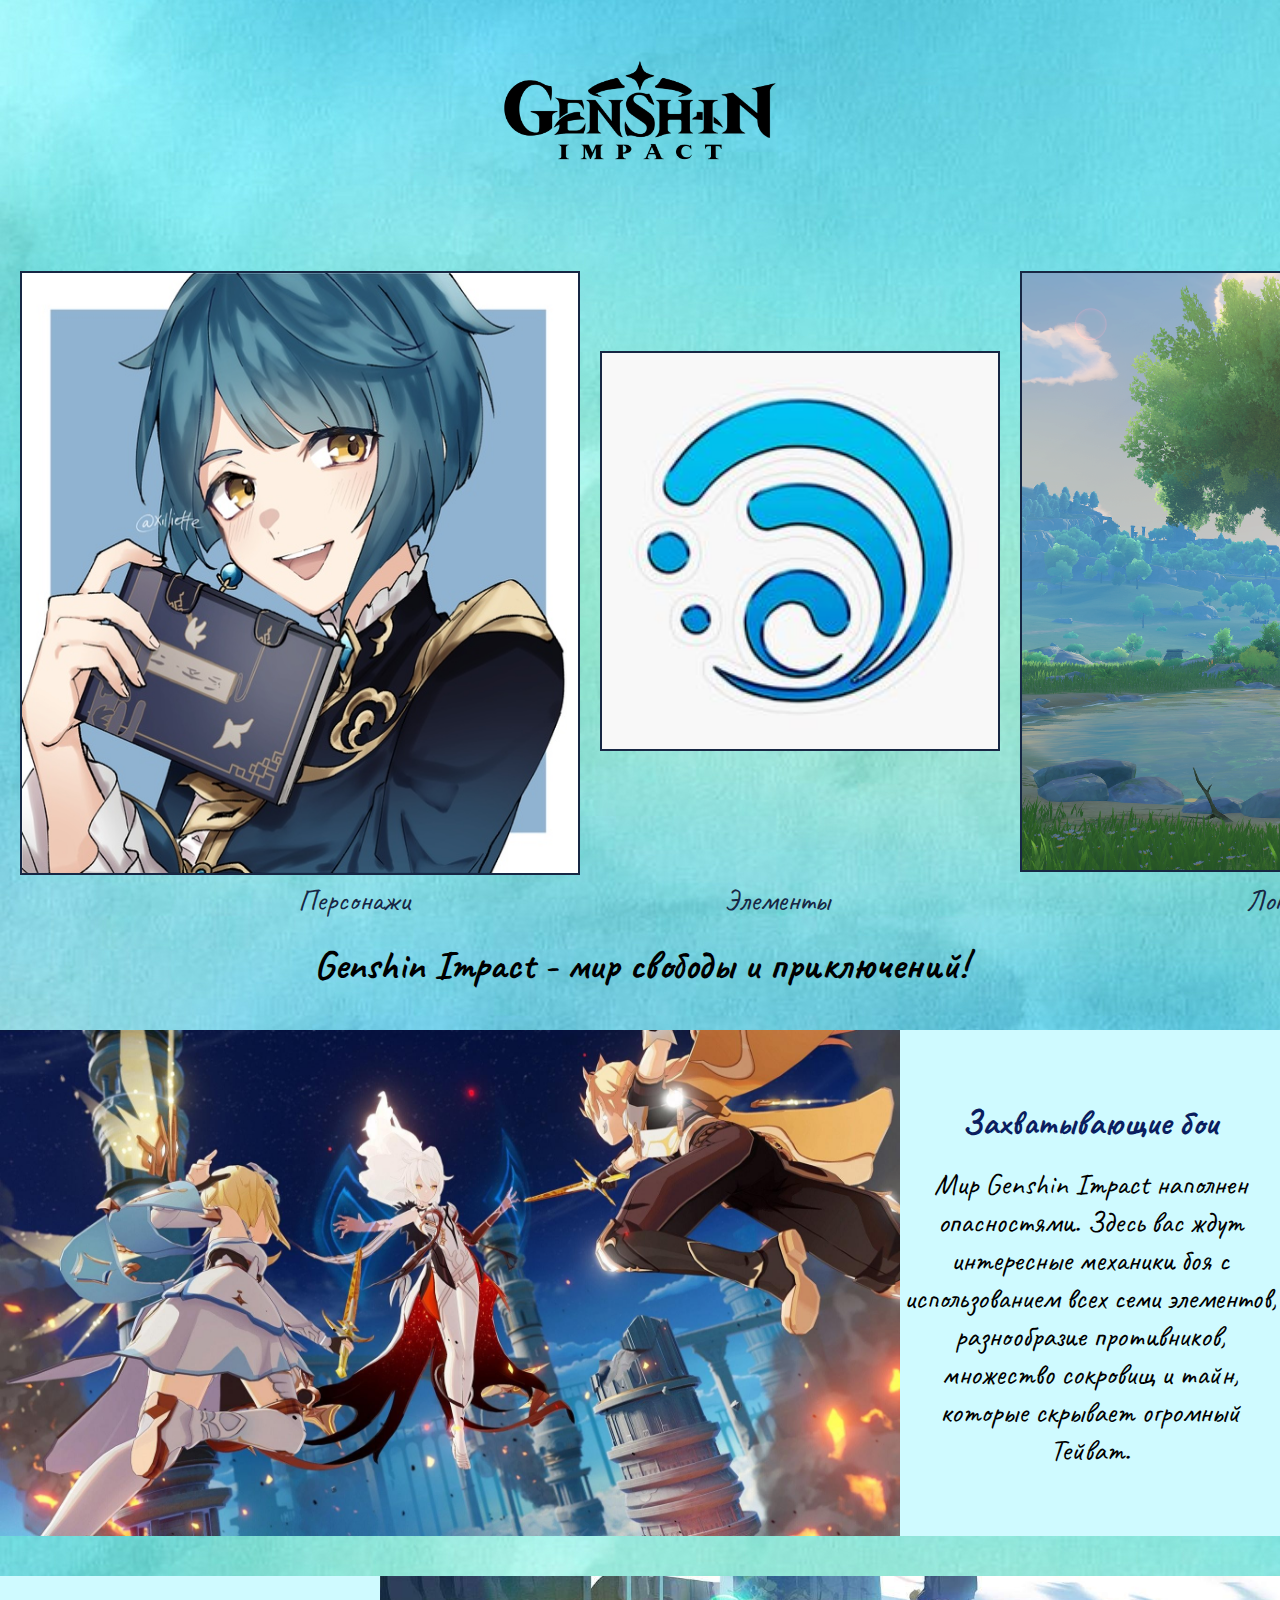
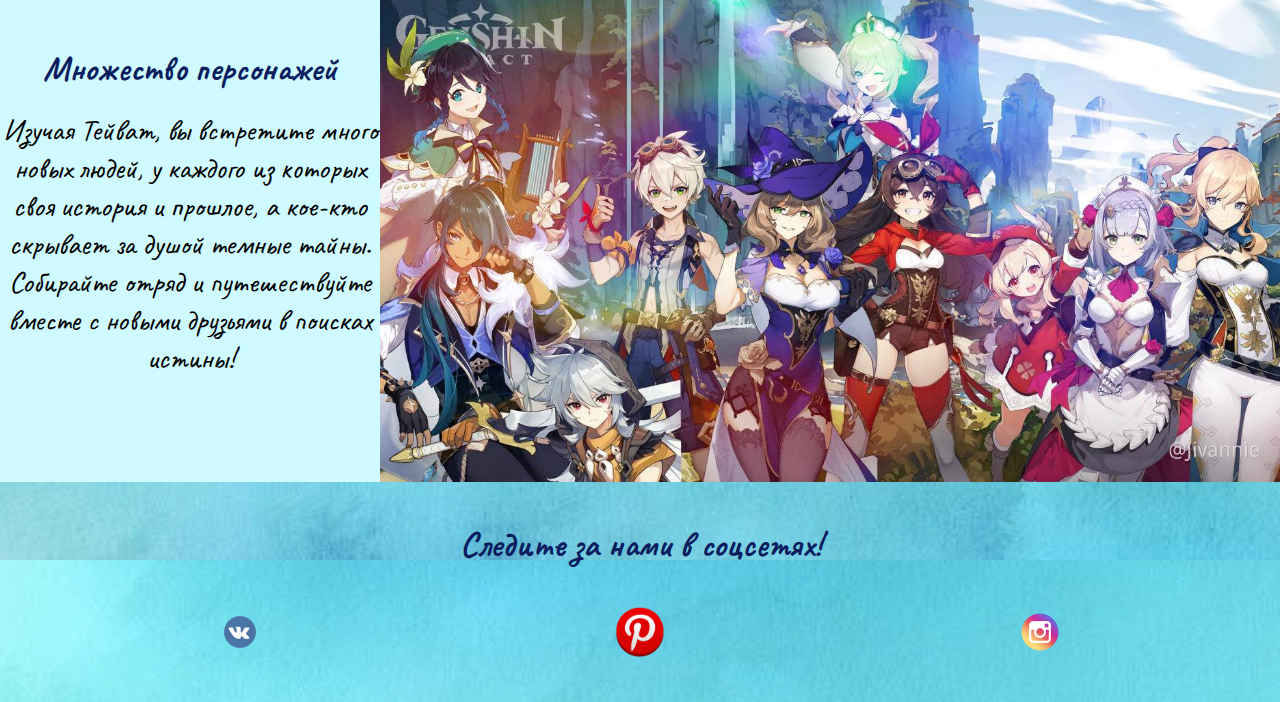
<file: index.html>
<!DOCTYPE html>
<html lang="en">
<head>
    <meta charset="UTF-8">
    <meta http-equiv="X-UA-Compatible" content="IE=edge">
    <meta name="viewport" content="width=device-width, initial-scale=1.0">
    <link rel="stylesheet" href="./style.css">
    <title>Document</title>
</head>
<body>
    <img src="./logo.png" alt="Логотип" class="logo">
    <header>
        <nav>
            <div class="menuElement">
                <img src="./characters/image/cinqu.jpg" alt="Син Цю" class="menuImage cinQu">
                <a href="./characters/characters.html" class="menuLink">
                    Персонажи
                </a>
            </div>
            <div class="menuElement">
                <img src="./elements/image/hydro.jpg" alt="Анемо" class="menuImage hydro">
                <a href="./elements/elements.html" class="menuLink">
                    Элементы
                </a>
            </div>
            <div class="menuElement">
                <img src="./locations/image/3.png" alt="Локация 3" class="menuImage valleyOfWinds">
                <a href="./locations/locations.html" class="menuLink">
                    Локации
                </a>
            </div>
        </nav>
    </header>
    <main>
        <h2>Genshin Impact - мир свободы и приключений!</h2>
        <section class="gameInfo">
            <img src="./characters/image/7.jpeg" alt="Сцена боя">
            <div class="gameInfoDiv">
                <h3>Захватывающие бои</h3>
                <p>Мир Genshin Impact наполнен опасностями. Здесь вас ждут интересные механики боя с использованием всех семи элементов, разнообразие противников, множество сокровищ и тайн, которые скрывает огромный Тейват.</p>
            </div>
        </section>
        <section class="gameInfo">
            <div class="gameInfoDiv">
                <h3>Множество персонажей</h3>
                <p>Изучая Тейват, вы встретите много новых людей, у каждого из которых своя история и прошлое, а кое-кто скрывает за душой темные тайны. Собирайте отряд и путешествуйте вместе с новыми друзьями в поисках истины!</p>
            </div>
            <img src="./characters/image/8.jpg" alt="Персонажи">
        </section>
    </main>
    <footer>
        <h3>Следите за нами в соцсетях!</h3>
        <ul class="socialNets">
            <li>
                <a href="https://vk.com/minui1988">
                    <img src="./nets/vk.png" alt="" class="socialNetsImg">
                </a>
            </li>
            <li>
                <a href="www.pinterest.ru/Minui6/">
                    <img src="./nets/pin.png" alt="" class="socialNetsImg">
                </a>
            </li>
            <li>
                <a href="https://www.instagram.com/lunnameribetart/">
                    <img src="./nets/inst.png" alt="" class="socialNetsImg">
                </a>
            </li>
        </ul>
    </footer>
</body>
</html>
</file>
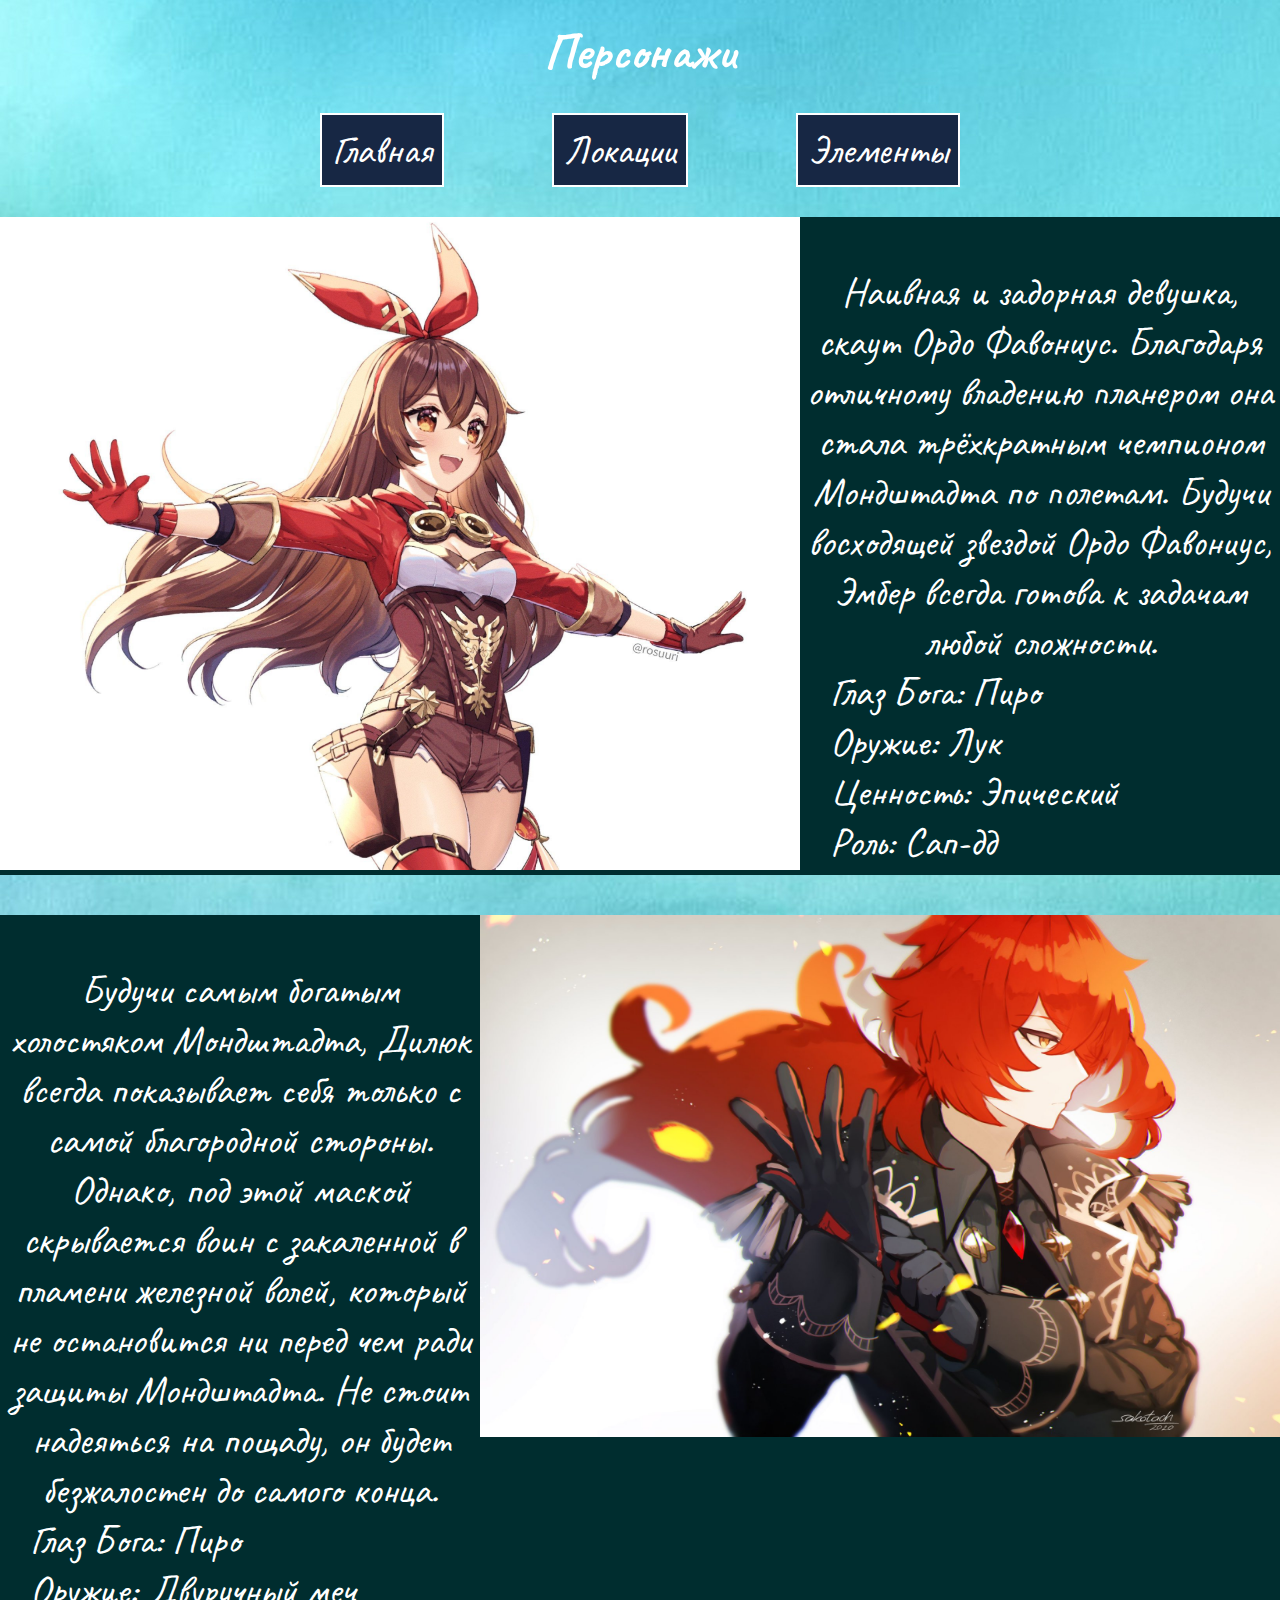
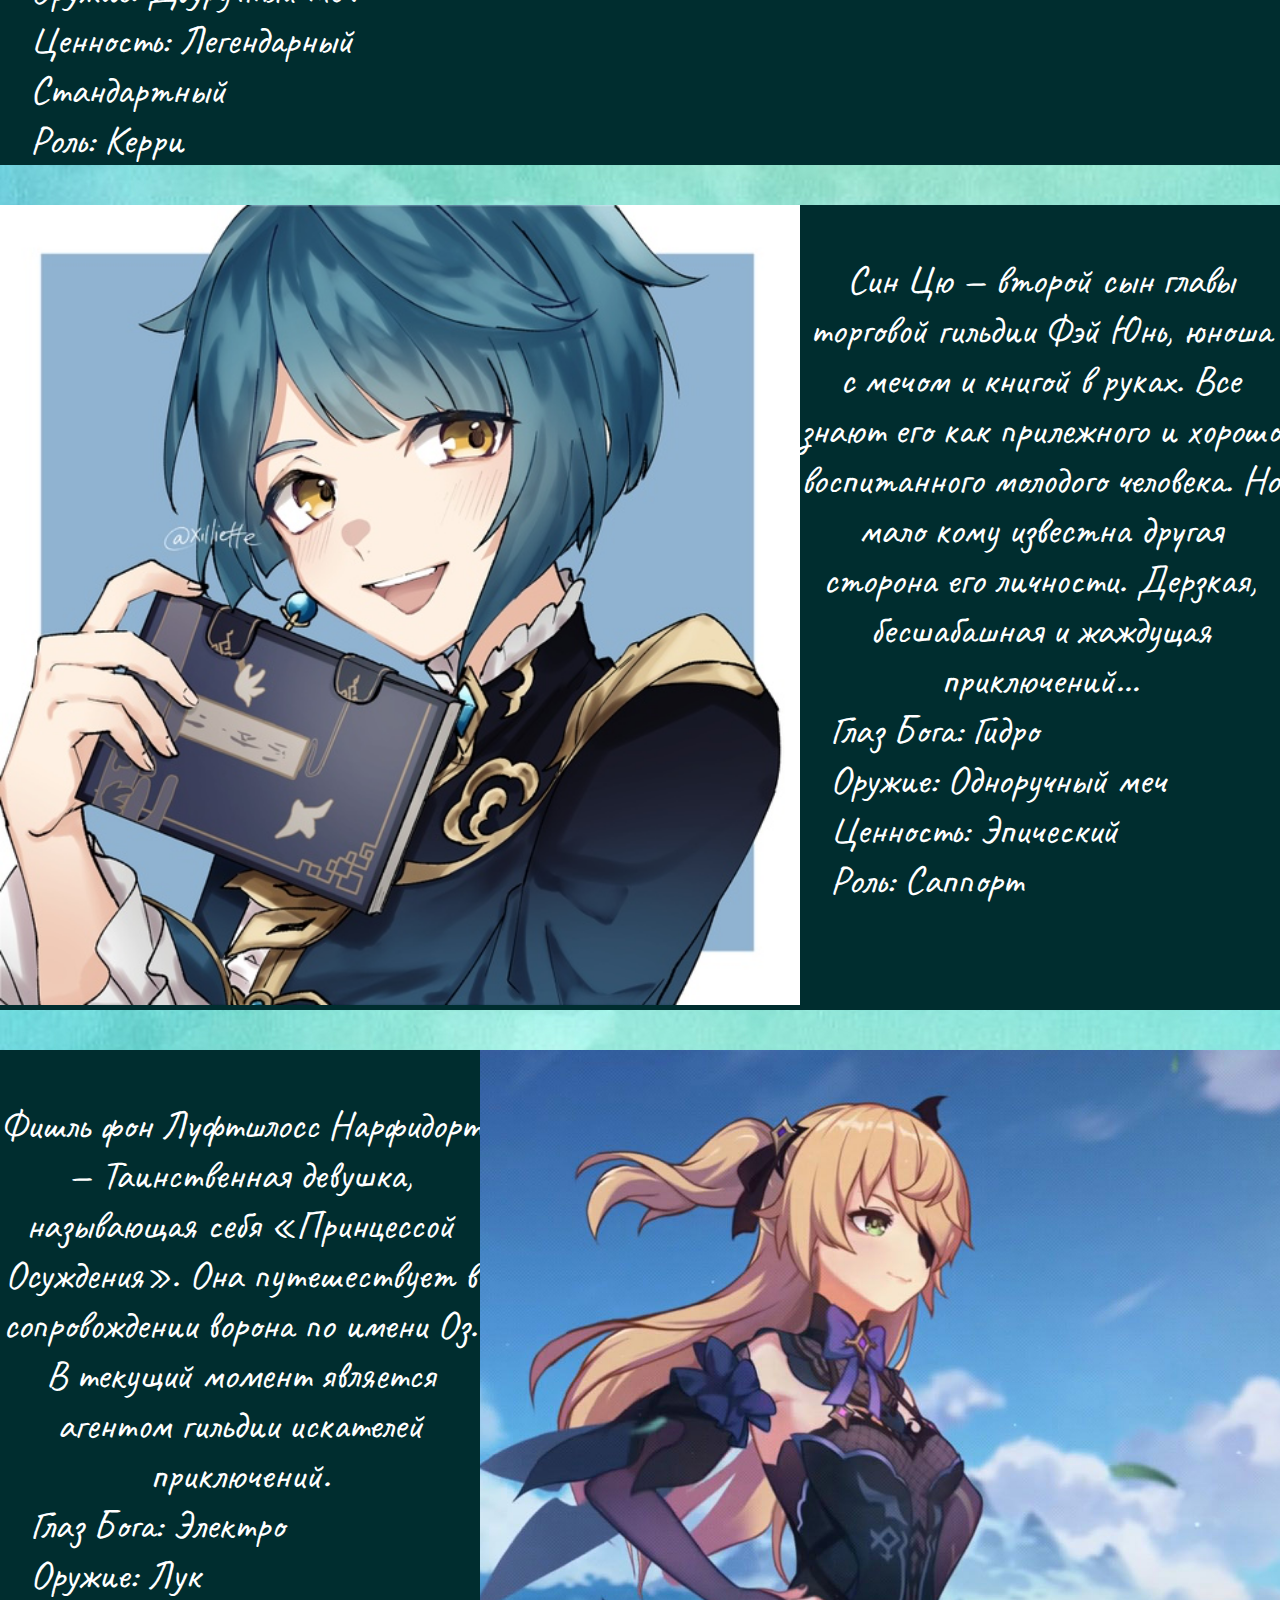
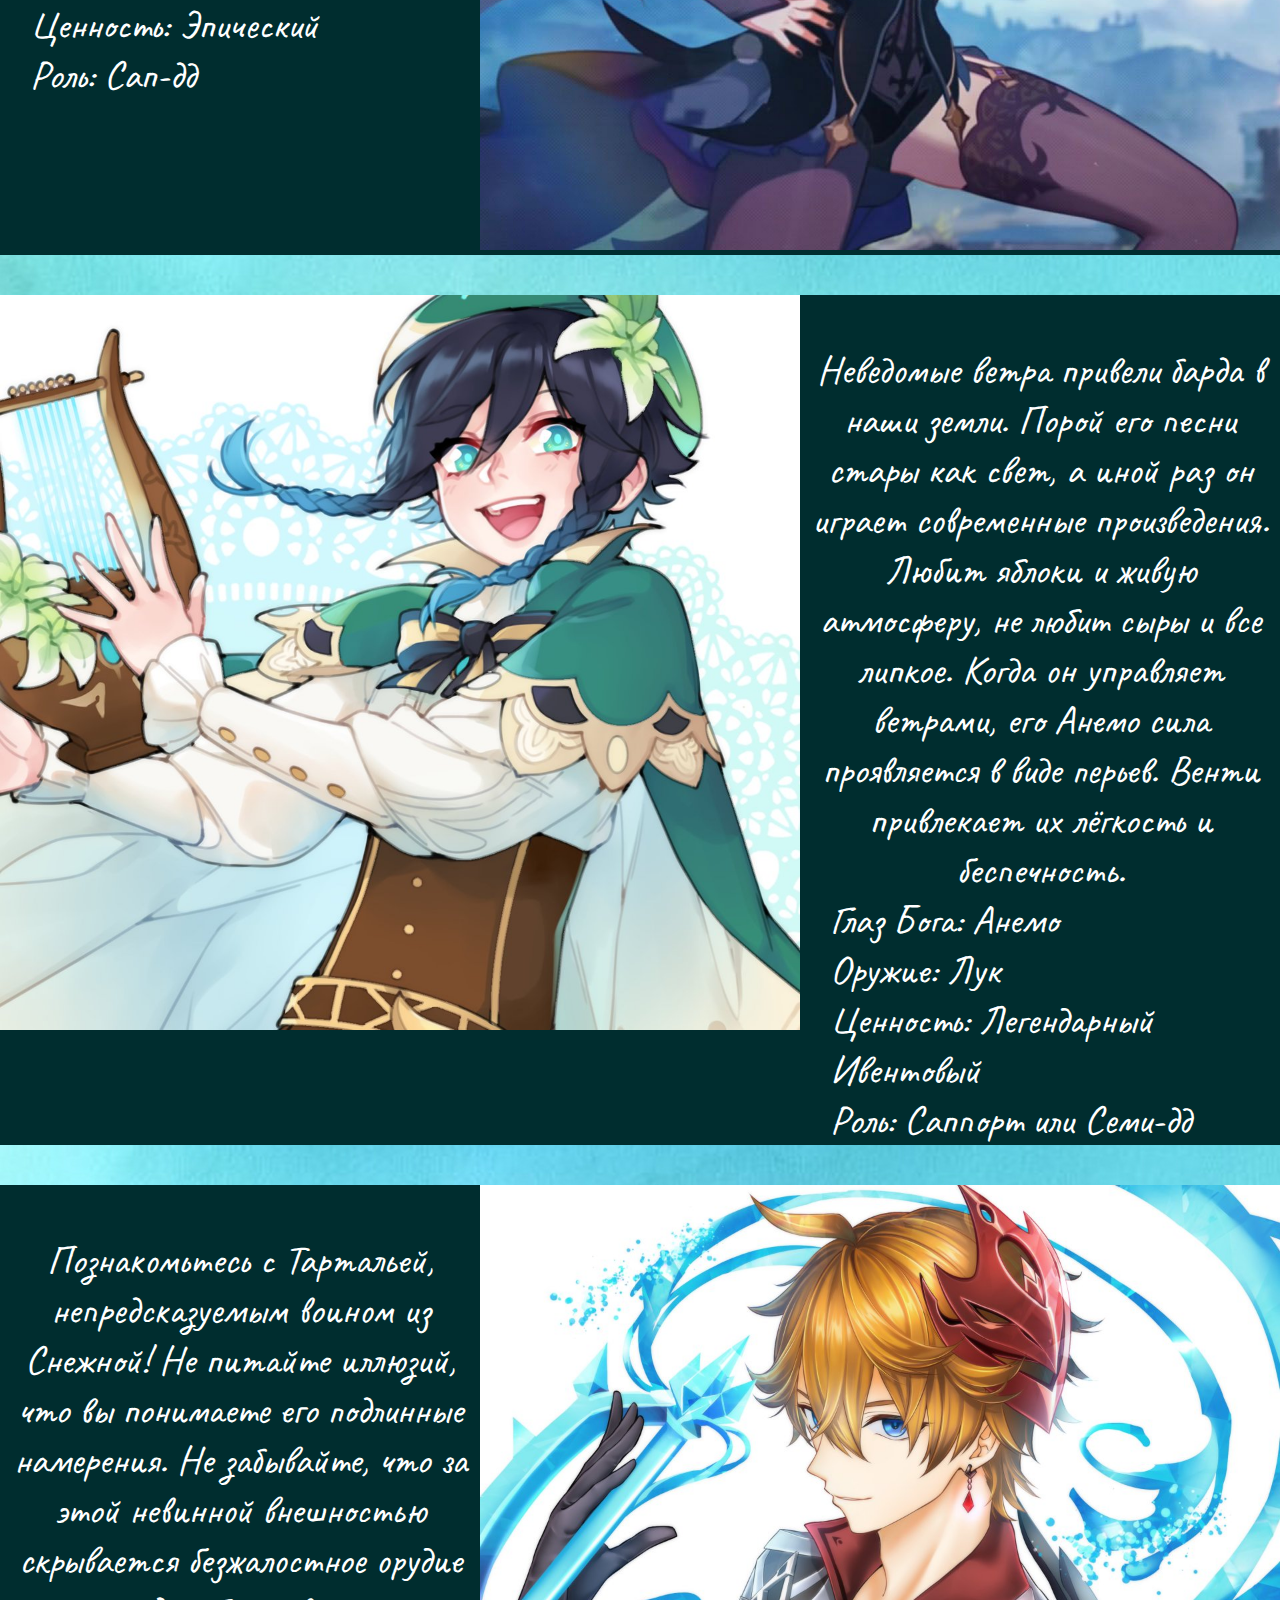
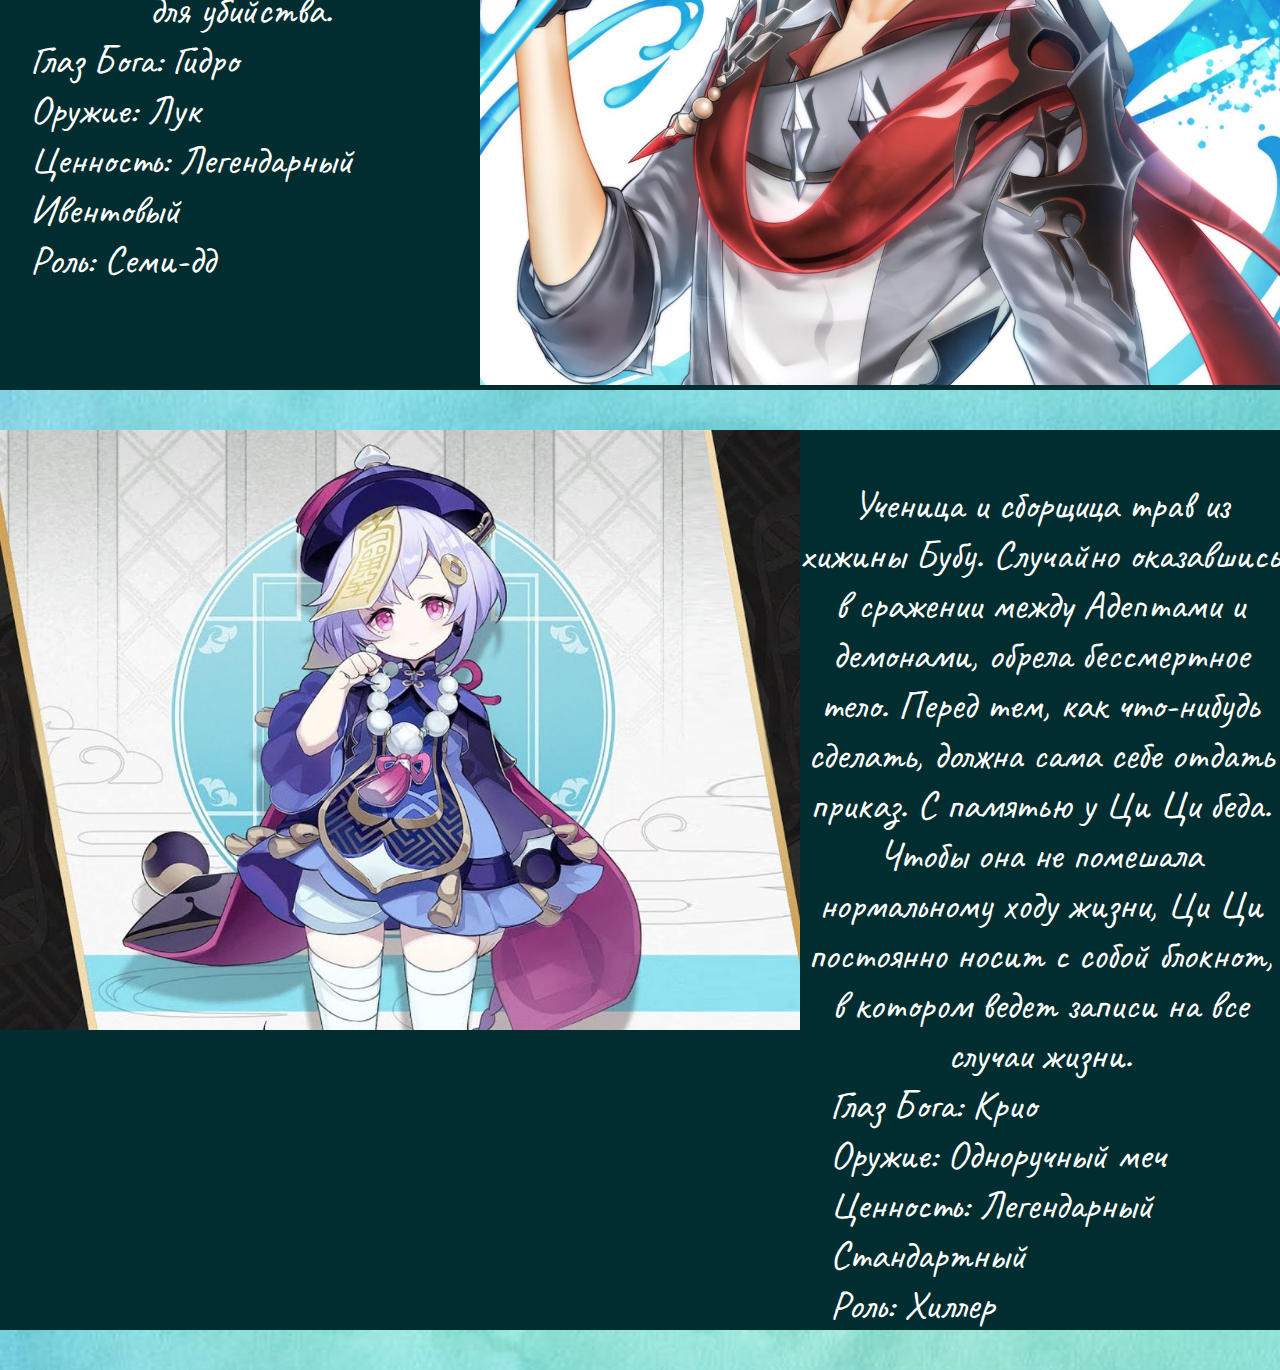
<file: characters/characters.html>
<!DOCTYPE html>
<html lang="en">
<head>
    <meta charset="UTF-8">
    <meta http-equiv="X-UA-Compatible" content="IE=edge">
    <meta name="viewport" content="width=device-width, initial-scale=1.0">
    <link rel="stylesheet" href="./characters.css">
    <title>Document</title>
</head>
<body>
    <h1>Персонажи</h1>
    <nav>
        <a href="../index.html">Главная</a>
        <a href="../locations/locations.html">Локации</a>
        <a href="../elements/elements.html">Элементы</a>
    </nav>
    <section>
        <div>
            <img src="./image/amber.jpg" alt="" class="characterImage">
        </div>
        <div><p class="characterDescription">
            Наивная и задорная девушка, скаут Ордо Фавониус. Благодаря отличному владению планером она стала трёхкратным чемпионом Мондштадта по полетам. Будучи восходящей звездой Ордо Фавониус, Эмбер всегда готова к задачам любой сложности.
        </p>
        <ul>
            <li>
                <p>Глаз Бога: Пиро</p>
            </li>
            <li>
                <p>Оружие: Лук</p>
            </li>
            <li>
                <p>Ценность: Эпический</p>
            </li>
            <li>
                <p>Роль: Сап-дд</p>
            </li>
        </ul>
        </div>
    </section>
    <section>
        <div>
            <p class="characterDescription">
                Будучи самым богатым холостяком Мондштадта, Дилюк всегда показывает себя только с самой благородной стороны. Однако, под этой маской скрывается воин с закаленной в пламени железной волей, который не остановится ни перед чем ради защиты Мондштадта. Не стоит надеяться на пощаду, он будет безжалостен до самого конца.
            </p>
            <ul>
                <li>
                    <p>Глаз Бога: Пиро</p>
                </li>
                <li>
                    <p>Оружие: Двуручный меч</p>
                </li>
                <li>
                    <p>Ценность: Легендарный Стандартный</p>
                </li>
                <li>
                    <p>Роль: Керри</p>
                </li>
            </ul>
        </div>
        <div>
            <img src="./image/diluc.jpg" alt="" class="characterImage">
        </div>
    </section>
    <section>
        <div><img src="./image/cinqu.jpg" alt="" class="characterImage"></div>
        <div>
            <p class="characterDescription">
            Син Цю — второй сын главы торговой гильдии Фэй Юнь, юноша с мечом и книгой в руках. Все знают его как прилежного и хорошо воспитанного молодого человека. Но мало кому известна другая сторона его личности. Дерзкая, бесшабашная и жаждущая приключений…
            </p>
            <ul>
                <li>
                    <p>Глаз Бога: Гидро</p>
                </li>
                <li>
                    <p>Оружие: Одноручный меч</p>
                </li>
                <li>
                    <p>Ценность: Эпический</p>
                </li>
                <li>
                    <p>Роль: Саппорт</p>
                </li>
            </ul>
        </div>
    </section>
    <section>
        <div>
            <p class="characterDescription">
            Фишль фон Луфтшлосс Нарфидорт — Таинственная девушка, называющая себя «Принцессой Осуждения». Она путешествует в сопровождении ворона по имени Оз. В текущий момент является агентом гильдии искателей приключений.
            </p>
            <ul>
                <li>
                    <p>Глаз Бога: Электро</p>
                </li>
                <li>
                    <p>Оружие: Лук</p>
                </li>
                <li>
                    <p>Ценность: Эпический</p>
                </li>
                <li>
                    <p>Роль: Сап-дд</p>
                </li>
            </ul>
        </div>
        <div>
            <img src="./image/fishl.jpg" alt="" class="characterImage">
        </div>
    </section>
    <section>
        <div>
            <img src="./image/venti.jpg" alt="" class="characterImage">
        </div>
        <div>
            <p class="characterDescription">
                Неведомые ветра привели барда в наши земли. Порой его песни стары как свет, а иной раз он играет современные произведения. Любит яблоки и живую атмосферу, не любит сыры и все липкое. Когда он управляет ветрами, его Анемо сила проявляется в виде перьев. Венти привлекает их лёгкость и беспечность.
            </p>
            <ul>
                <li>
                    <p>Глаз Бога: Анемо</p>
                </li>
                <li>
                    <p>Оружие: Лук</p>
                </li>
                <li>
                    <p>Ценность: Легендарный Ивентовый</p>
                </li>
                <li>
                    <p>Роль: Саппорт или Семи-дд</p>
                </li>
            </ul>
        </div>
        </div>
    </section>
    <section>
        <div>
            <p class="characterDescription">
            Познакомьтесь с Тартальей, непредсказуемым воином из Снежной! Не питайте иллюзий, что вы понимаете его подлинные намерения. Не забывайте, что за этой невинной внешностью скрывается безжалостное орудие для убийства.
            </p>
            <ul>
                <li>
                    <p>Глаз Бога: Гидро</p>
                </li>
                <li>
                    <p>Оружие: Лук</p>
                </li>
                <li>
                    <p>Ценность: Легендарный Ивентовый</p>
                </li>
                <li>
                    <p>Роль: Семи-дд</p>
                </li>
            </ul>
        </div>
        <div>
            <img src="./image/tartaglia.jpg" alt="" class="characterImage">
        </div>
    </section>
    <section>
        <div>
            <img src="./image/qiqi.jpg" alt="" class="characterImage">
        </div>
        <div>
            <p class="characterDescription">
            Ученица и сборщица трав из хижины Бубу. Случайно оказавшись в сражении между Адептами и демонами, обрела бессмертное тело. Перед тем, как что-нибудь сделать, должна сама себе отдать приказ. С памятью у Ци Ци беда. Чтобы она не помешала нормальному ходу жизни, Ци Ци постоянно носит с собой блокнот, в котором ведет записи на все случаи жизни.
            </p>
            <ul>
                <li>
                    <p>Глаз Бога: Крио</p>
                </li>
                <li>
                    <p>Оружие: Одноручный меч</p>
                </li>
                <li>
                    <p>Ценность: Легендарный Стандартный</p>
                </li>
                <li>
                    <p>Роль: Хиллер</p>
                </li>
            </ul>
        </div>
    </section>
</body>
</html>
</file>
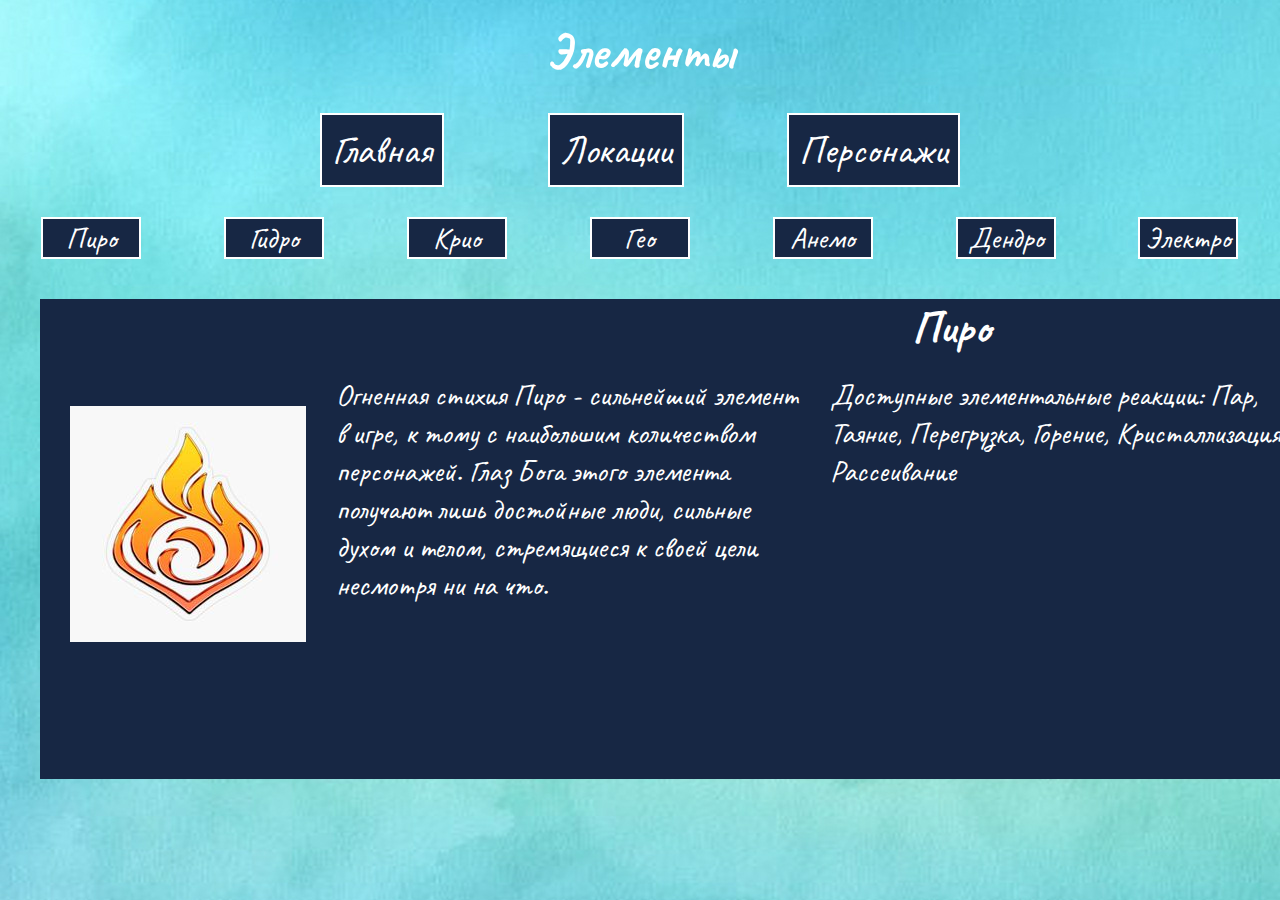
<file: elements/elements.html>
<!DOCTYPE html>
<html lang="en">
<head>
    <meta charset="UTF-8">
    <meta http-equiv="X-UA-Compatible" content="IE=edge">
    <meta name="viewport" content="width=device-width, initial-scale=1.0">
    <link rel="stylesheet" href="./elements.css">
    <title>Document</title>
</head>
<body>
    <h1>
        Элементы
    </h1>
    <nav>
        <a href="../index.html">Главная</a>
        <a href="../locations/locations.html">Локации</a>
        <a href="../characters/characters.html">Персонажи</a>
    </nav>
    <div class="tabWrapper">
        <div class="tab">Пиро</div>
        <div class="tab">Гидро</div>
        <div class="tab">Крио</div>
        <div class="tab">Гео</div>
        <div class="tab">Анемо</div>
        <div class="tab">Дендро</div>
        <div class="tab">Электро</div>
    </div>

    <div class="contentWrapper">
        <div class="content">
            <h2>Пиро</h2>
            <div class="contentDiscription">
                <img src="./image/pyro.jpg" alt="">
                <p class="discription">
                    Огненная стихия Пиро - сильнейший элемент в игре, к тому с наибольшим количеством персонажей. Глаз Бога этого элемента получают лишь достойные люди, сильные духом и телом, стремящиеся к своей цели несмотря ни на что. 
                </p>
                <p>
                    Доступные элементальные реакции: Пар, Таяние, Перегрузка, Горение, Кристаллизация, Рассеивание
                </p>
                <p>
                    Доступные персонажи с Глазом Бога: Эмбер, Сян Лин, Дилюк, Ху Тао, Йоимия, Кли, Беннет, Синь Янь, Янь Фэй
                </p>
            </div>
        </div>
        <div class="content">
            <h2>Гидро</h2>
            <div class="contentDiscription">
                <img src="./image/hydro.jpg" alt="">
                <p class="discription">
                    Стихия Гидро - текучая и плавная. Она мягка, но в руках воина становится сильным оружием. Персонажи с этим Глазом Бога в первую очередь заботятся о людях и стремятся защитить что-то дорогое, будь то семья или целый город. 
                </p>
                <p>
                    Доступные элементальные реакции: Пар, Заморозка, Заряжен, Кристаллизация, Рассеивание
                </p>
                <p>
                    Доступные персонажи с Глазом Бога: Барбара, Тарталья Чайльд, Син Цю, Мона
                </p>
            </div>
        </div>
        <div class="content">
            <h2>Крио</h2>
            <div class="contentDiscription">
                <img src="./image/crio.jpg" alt="">
                <p class="discription">
                    Повелителем стихии Крио является Царица - Архонт страны под названием Снежная. Глаз Бога Крио дается людям с волевым характером, порой эгоистичным, с тяжелым прошлым или внутренним конфликтом. Остерегайтесь этих людей - никогда не знаешь, чего ожидать от владельца этой стихии. 
                </p>
                <p>
                    Доступные элементальные реакции: Таяние, Заморозка, Суперпроводник, Кристаллизация, Рассеивание
                </p>
                <p>
                    Доступные персонажи с Глазом Бога: Диона, Ци Ци, Гань Юй, Кейа, Чун Юнь
                </p>
            </div>
        </div>
        <div class="content">
            <h2>Гео</h2>
            <div class="contentDiscription">
                <img src="./image/geo.jpg" alt="">
                <p class="discription">
                    Гео считается пассивным элементом и одинаково реагирует со всеми другими, но это вовсе не значит, что стихия бесполезна. Гео Архонт Моракс, а также Властелин Камня, построил на крутых скалах процветающий город Ли Юэ - торговую столицу Тейвата. Люди с Глазом Бога Гео стремятся оттачивать свои навыки и характер, как скульптор вытачивает изящную статую из камня.
                </p>
                <p>
                    Доступные элементальные реакции: Кристаллизация
                </p>
                <p>
                    Доступные персонажи с Глазом Бога: Чжун Ли, Альбедо, Ноэлль, Нин Гуан
                </p>
            </div>
        </div>
        <div class="content">
            <h2>Анемо</h2>
            <div class="contentDiscription">
                <img src="./image/anemo.jpg" alt="">
                <p class="discription">
                    Монштадт - город вина и песен, как и Анемо Архонт - бог ветра и свободы. Люди с этим Глазом Бога прежде всего свободны душой, готовы на подвиги и непредсказуемы, как ураган. Но все же в них есть ответственность и преданность делу. Если у вас будет время, обязательно посетите Монштадт и испробуйте фирменного одуванчикового вина в таверне "Доля Ангелов".
                </p>
                <p>
                    Доступные элементальные реакции: Рассеивание
                </p>
                <p>
                    Доступные персонажи с Глазом Бога: Венти, Сахароза, Джинн, Сяо
                </p>
            </div>
        </div>
        <div class="content">
            <h2>Дендро</h2>
            <div class="contentDiscription">
                <img src="./image/dendro.jpg" alt="">
                <p class="discription">
                    Дендро - стихия природы. В городе Сумеру находится самая известная в Тейвате Академия, выпускники которой считаются лучшими учеными в своей сфере. 
                </p>
                <p>
                    Доступные элементальные реакции: Горение
                </p>
                <p>
                    Доступные персонажи с Глазом Бога: Бай Чжу
                </p>
            </div>
        </div>
        <div class="content">
            <h2>Электро</h2>
            <div class="contentDiscription">
                <img src="./image/electro.jpg" alt="">
                <p class="discription">
                    Инадзума - владения Электро Архонта Баал, или Сёгун Райден, в настоящее время закрыта для посещения. Советую вам не приближаться к границе этих земель, а иначе можете снискать гнев Архонта порядка и стабильности. Людей с Электро Глазом Бога становится все меньше, ведь Баал забирает все силы стихий себе.
                </p>
                <p>
                    Доступные элементальные реакции: Перегрузка, Заряжен, Суперпроводник, Рассеивание, Кристаллизация
                </p>
                <p>
                    Доступные персонажи с Глазом Бога: Ке Цин, Лиза, Рэйзор, Бэй Доу, Фишль, Баал
                </p>
            </div>
        </div>
    </div>
    <script src="./elements.js"></script>
</body>
</html>
</file>
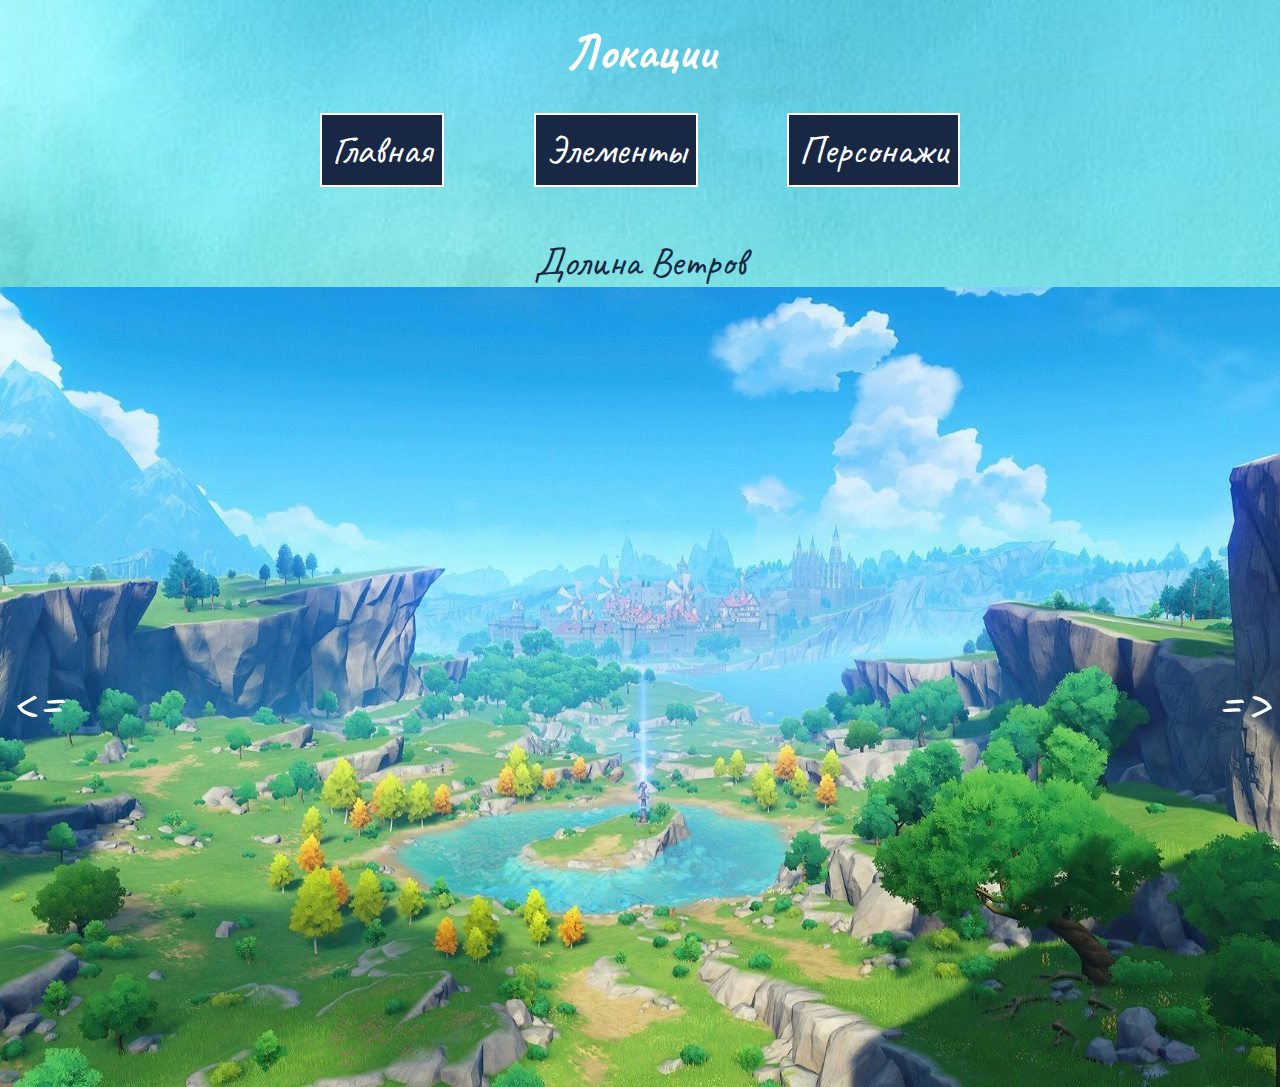
<file: locations/locations.html>
<!DOCTYPE html>
<html lang="en">
<head>
    <meta charset="UTF-8">
    <meta http-equiv="X-UA-Compatible" content="IE=edge">
    <meta name="viewport" content="width=device-width, initial-scale=1.0">
    <link rel="stylesheet" href="./locations.css">
    <title>Document</title>
</head>
<body>
    <h1>
        Локации
    </h1>
    <nav>
        <a href="../index.html">Главная</a>
        <a href="../elements/elements.html">Элементы</a>
        <a href="../characters/characters.html">Персонажи</a>
    </nav>
    <div class="slider">
        <div class="slide">
            <p class="description">
                Долина Ветров
            </p>
            <img src="./image/1.jpeg" alt="Долина Ветров" class="image">
        </div>
        <div class="slide">
            <p class="description">
                Гавань Ли Юэ
            </p>
            <img src="./image/2.jpg" alt="Гавань Ли Юэ" class="image">
        </div>
        <div class="slide">
            <p class="description">
                Деревня Цинце
            </p>
            <img src="./image/3.1.png" alt="Деревня Цинце" class="image">
        </div>
        <div class="slide">
            <p class="description">
                Разлом
            </p>
            <img src="./image/4.png" alt="Разлом" class="image">
        </div>
        <div class="slide">
            <p class="description">
               Винокурня "Рассвет"
            </p>
            <img src="./image/5.jpg" alt="Винокурня 'Рассвет'" class="image">
        </div>
        <div class="slide">
            <p class="description">
                Логово Ужаса Бури
            </p>
            <img src="./image/6.png" alt="Логово Ужаса Бури" class="image">
        </div>
        <div class="left"><=</div>
        <div class="right">=></div>
    </div>
    <script src="./locations.js"></script>
</body>
</html>
</file>
<file: style.css>
@import url("https://fonts.googleapis.com/css2?family=Caveat:wght@400;500;600;700&display=swap");
* {
  margin: 0;
  padding: 0;
  -webkit-box-sizing: border-box;
          box-sizing: border-box;
  font-family: 'Caveat', cursive;
}

body {
  background-image: url(back.jpg);
}

header > img {
  width: 300px;
  height: 169px;
}

nav {
  display: -webkit-box;
  display: -ms-flexbox;
  display: flex;
  margin-top: 70px;
  -ms-flex-pack: distribute;
      justify-content: space-around;
}

.menuImage {
  border: 2px solid #172744;
}

.cinQu {
  width: 560px;
  height: 604px;
}

.hydro {
  width: 400px;
  height: 400px;
  margin-top: 80px;
}

.valleyOfWinds {
  width: 480px;
  height: 601px;
}

.menuLink {
  text-decoration: none;
  color: #172744;
  font-size: 30px;
  position: absolute;
  top: 610px;
  right: 170px;
}

.menuLink:hover {
  color: orange;
  -webkit-transition: 0.5s;
  transition: 0.5s;
}

.menuLink:active {
  color: yellow;
}

.menuElement {
  position: relative;
  margin-left: 20px;
}

.logo {
  display: block;
  margin: 20px auto;
  width: 300px;
}

h2 {
  margin-top: 60px;
  text-align: center;
  font-size: 40px;
}

.gameInfo {
  display: -webkit-box;
  display: -ms-flexbox;
  display: flex;
  -webkit-box-pack: justify;
      -ms-flex-pack: justify;
          justify-content: space-between;
  margin-top: 40px;
  background-color: #cffaff;
}

.gameInfo > img {
  width: 900px;
}

.gameInfoDiv {
  width: 1000px;
  margin-top: 70px;
}

h3 {
  font-size: 35px;
  text-align: center;
  color: #0a1e5f;
}

.gameInfoDiv > p {
  font-size: 30px;
  margin-top: 20px;
  text-align: center;
}

.socialNets {
  display: -webkit-box;
  display: -ms-flexbox;
  display: flex;
  -ms-flex-pack: distribute;
      justify-content: space-around;
  margin: 40px;
  list-style-type: none;
}

.socialNetsImg {
  width: 50px;
  height: 50px;
}

footer {
  margin-top: 40px;
}
/*# sourceMappingURL=style.css.map */
</file>
<file: characters/characters.css>
@import url("https://fonts.googleapis.com/css2?family=Caveat:wght@400;500;600;700&display=swap");
* {
  margin: 0;
  padding: 0;
  -webkit-box-sizing: border-box;
          box-sizing: border-box;
  font-family: 'Caveat', cursive;
  color: white;
}

body {
  background-image: url("../back.jpg");
}

.characterImage {
  width: 800px;
}

a {
  text-decoration: none;
  font-size: 40px;
}

a:hover {
  color: orange;
  -webkit-transition: 0.5s;
  transition: 0.5s;
}

a:active {
  color: yellow;
}

ul {
  list-style-type: none;
  margin-left: 30px;
}

section {
  background-color: #002D2F;
  display: -webkit-box;
  display: -ms-flexbox;
  display: flex;
  margin-bottom: 40px;
}

.characterDescription {
  font-size: 40px;
  text-align: center;
  margin-top: 50px;
}

ul > li {
  font-size: 40px;
}

h1 {
  font-size: 50px;
  margin: 20px;
  text-align: center;
}

nav {
  display: -webkit-box;
  display: -ms-flexbox;
  display: flex;
  width: 50%;
  -webkit-box-pack: justify;
      -ms-flex-pack: justify;
          justify-content: space-between;
  margin: 30px auto;
}

nav > a {
  background-color: #172744;
  text-align: center;
  border: 2px solid white;
  padding: 10px;
}
/*# sourceMappingURL=characters.css.map */
</file>
<file: elements/elements.css>
@import url("https://fonts.googleapis.com/css2?family=Caveat:wght@400;500;600;700&display=swap");
* {
  margin: 0;
  padding: 0;
  -webkit-box-sizing: border-box;
          box-sizing: border-box;
  font-family: 'Caveat', cursive;
  color: white;
}

body {
  background-image: url("../back.jpg");
}

a {
  text-decoration: none;
  font-size: 40px;
}

a:hover {
  color: orange;
  -webkit-transition: 0.5s;
  transition: 0.5s;
}

a:active {
  color: yellow;
}

h1 {
  font-size: 50px;
  margin: 20px;
  text-align: center;
}

nav {
  display: -webkit-box;
  display: -ms-flexbox;
  display: flex;
  width: 50%;
  -webkit-box-pack: justify;
      -ms-flex-pack: justify;
          justify-content: space-between;
  margin: 30px auto;
}

nav > a {
  background-color: #172744;
  text-align: center;
  border: 2px solid white;
  padding: 10px;
}

.tabWrapper {
  display: -webkit-box;
  display: -ms-flexbox;
  display: flex;
  -ms-flex-pack: distribute;
      justify-content: space-around;
}

.tab {
  font-size: 30px;
  width: 100px;
  background-color: #172744;
  text-align: center;
  border: 2px solid white;
}

.content {
  font-size: 30px;
  background-color: #172744;
  margin: 40px;
  height: 480px;
  width: 1820px;
}

h2 {
  text-align: center;
  margin: 20px;
}

.contentDiscription > img {
  margin: 30px;
  width: 236px;
}

.contentDiscription {
  display: -webkit-box;
  display: -ms-flexbox;
  display: flex;
  -ms-flex-pack: distribute;
      justify-content: space-around;
}

.discription {
  width: 1000px;
  margin-right: 20px;
}
/*# sourceMappingURL=elements.css.map */
</file>
<file: locations/locations.css>
@import url("https://fonts.googleapis.com/css2?family=Caveat:wght@400;500;600;700&display=swap");
* {
  margin: 0;
  padding: 0;
  -webkit-box-sizing: border-box;
          box-sizing: border-box;
  font-family: 'Caveat', cursive;
  color: white;
}

body {
  background-image: url("../back.jpg");
}

a {
  text-decoration: none;
  font-size: 40px;
}

a:hover {
  color: orange;
  -webkit-transition: 0.5s;
  transition: 0.5s;
}

a:active {
  color: yellow;
}

h1 {
  font-size: 50px;
  margin: 20px;
  text-align: center;
}

nav {
  display: -webkit-box;
  display: -ms-flexbox;
  display: flex;
  width: 50%;
  -webkit-box-pack: justify;
      -ms-flex-pack: justify;
          justify-content: space-between;
  margin: 30px auto;
}

nav > a {
  background-color: #172744;
  text-align: center;
  border: 2px solid white;
  padding: 10px;
}

.slider {
  margin-top: 50px;
  width: 100%;
  height: 70%;
  position: relative;
}

.image {
  max-width: 100%;
  height: 800px;
  -o-object-fit: cover;
     object-fit: cover;
  margin: 0 auto;
  display: block;
}

.description {
  text-align: center;
  font-size: 40px;
  color: #172744;
}

.left {
  position: absolute;
  left: 10px;
  top: 50%;
  font-size: 60px;
}

.left:hover {
  cursor: pointer;
}

.right {
  position: absolute;
  right: 10px;
  top: 50%;
  font-size: 60px;
}

.right:hover {
  cursor: pointer;
}
/*# sourceMappingURL=locations.css.map */
</file>
